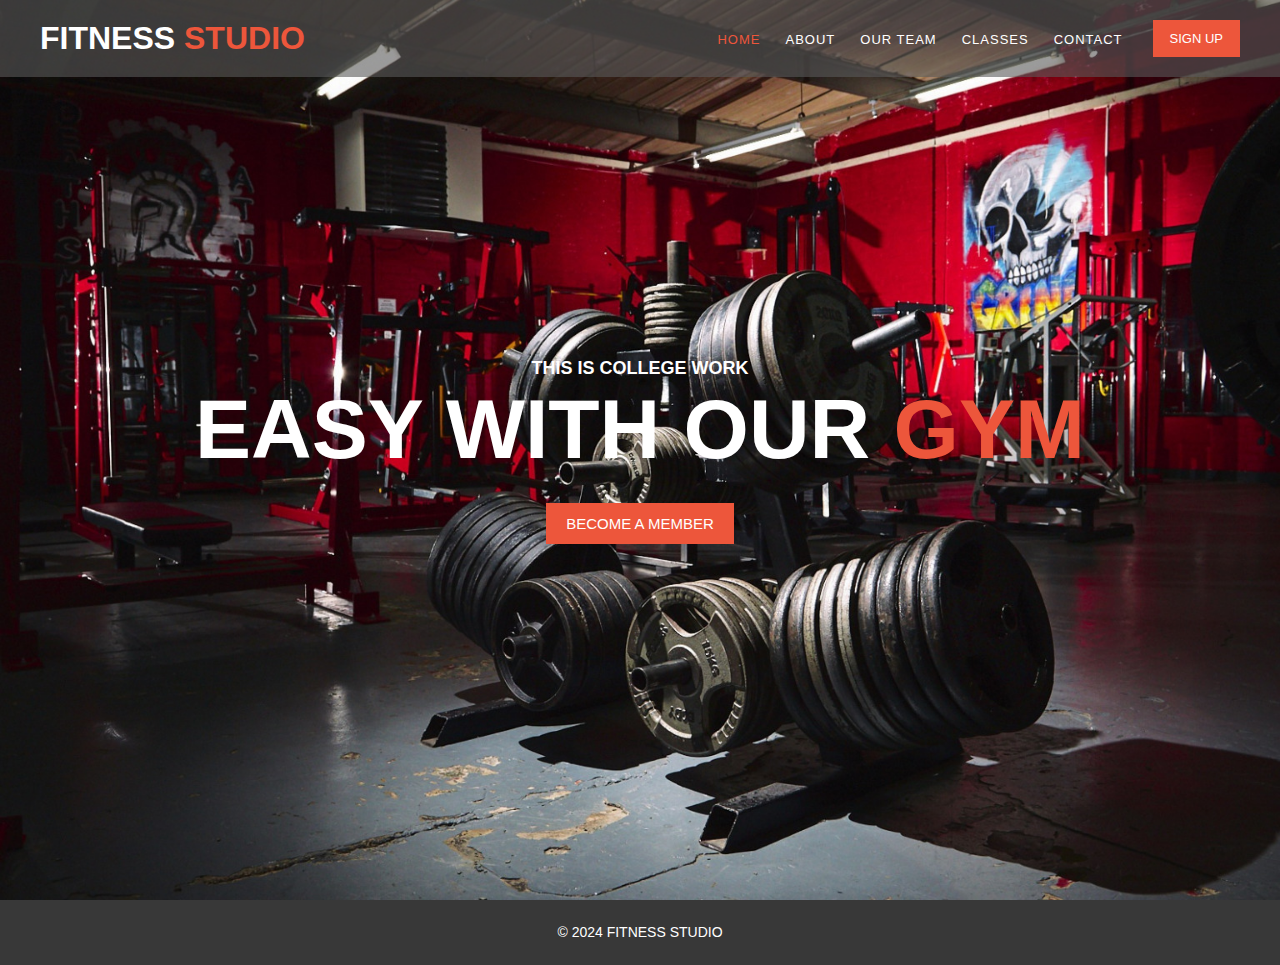
<file: index.html>
<!DOCTYPE html>
<html lang="en">
<head>
    <meta charset="UTF-8">
    <meta name="viewport" content="width=device-width, initial-scale=1.0">
    <link rel="stylesheet" href="css/reset.css">
    <link rel="stylesheet" href="css/style.css">
    <title>Gym</title>
</head>
<body>
    <header class="header">
        <a  class="header__logo" href="#">FITNESS <span>STUDIO</span></a>
        <nav class="menu">
            <ul class="menu__list">
                <li class="menu__list-item">
                    <a href="index.html" class="menu__list-link menu__list-link--active">HOME</a>
                </li>
                <li class="menu__list-item">
                    <a href="about.html" class="menu__list-link">ABOUT</a>
                </li>
                <li class="menu__list-item">
                    <a href="trainers.html" class="menu__list-link">OUR TEAM</a>
                </li>
                <li class="menu__list-item">
                    <a href="classes.html" class="menu__list-link">CLASSES</a>
                </li>
                <li class="menu__list-item">
                    <a href="contact.html" class="menu__list-link">CONTACT</a>
                </li>
            </ul>
            <a class="menu__list-btn" href="#">SIGN UP</a>
        </nav>
    </header>
    <section class="home">
        <section class="home__content">
            <p class="home__text">THIS IS COLLEGE WORK</p>
            <h1 class="home__title">EASY WITH OUR <span>GYM</span></h1>
            <a class="home__btn" href="#">BECOME A MEMBER</a>
        </section>
    </section>
    <footer class="footer">
        <p class="copyright"> &copy; 2024 FITNESS STUDIO</p>
    </footer>
</body>
</html>
</file>
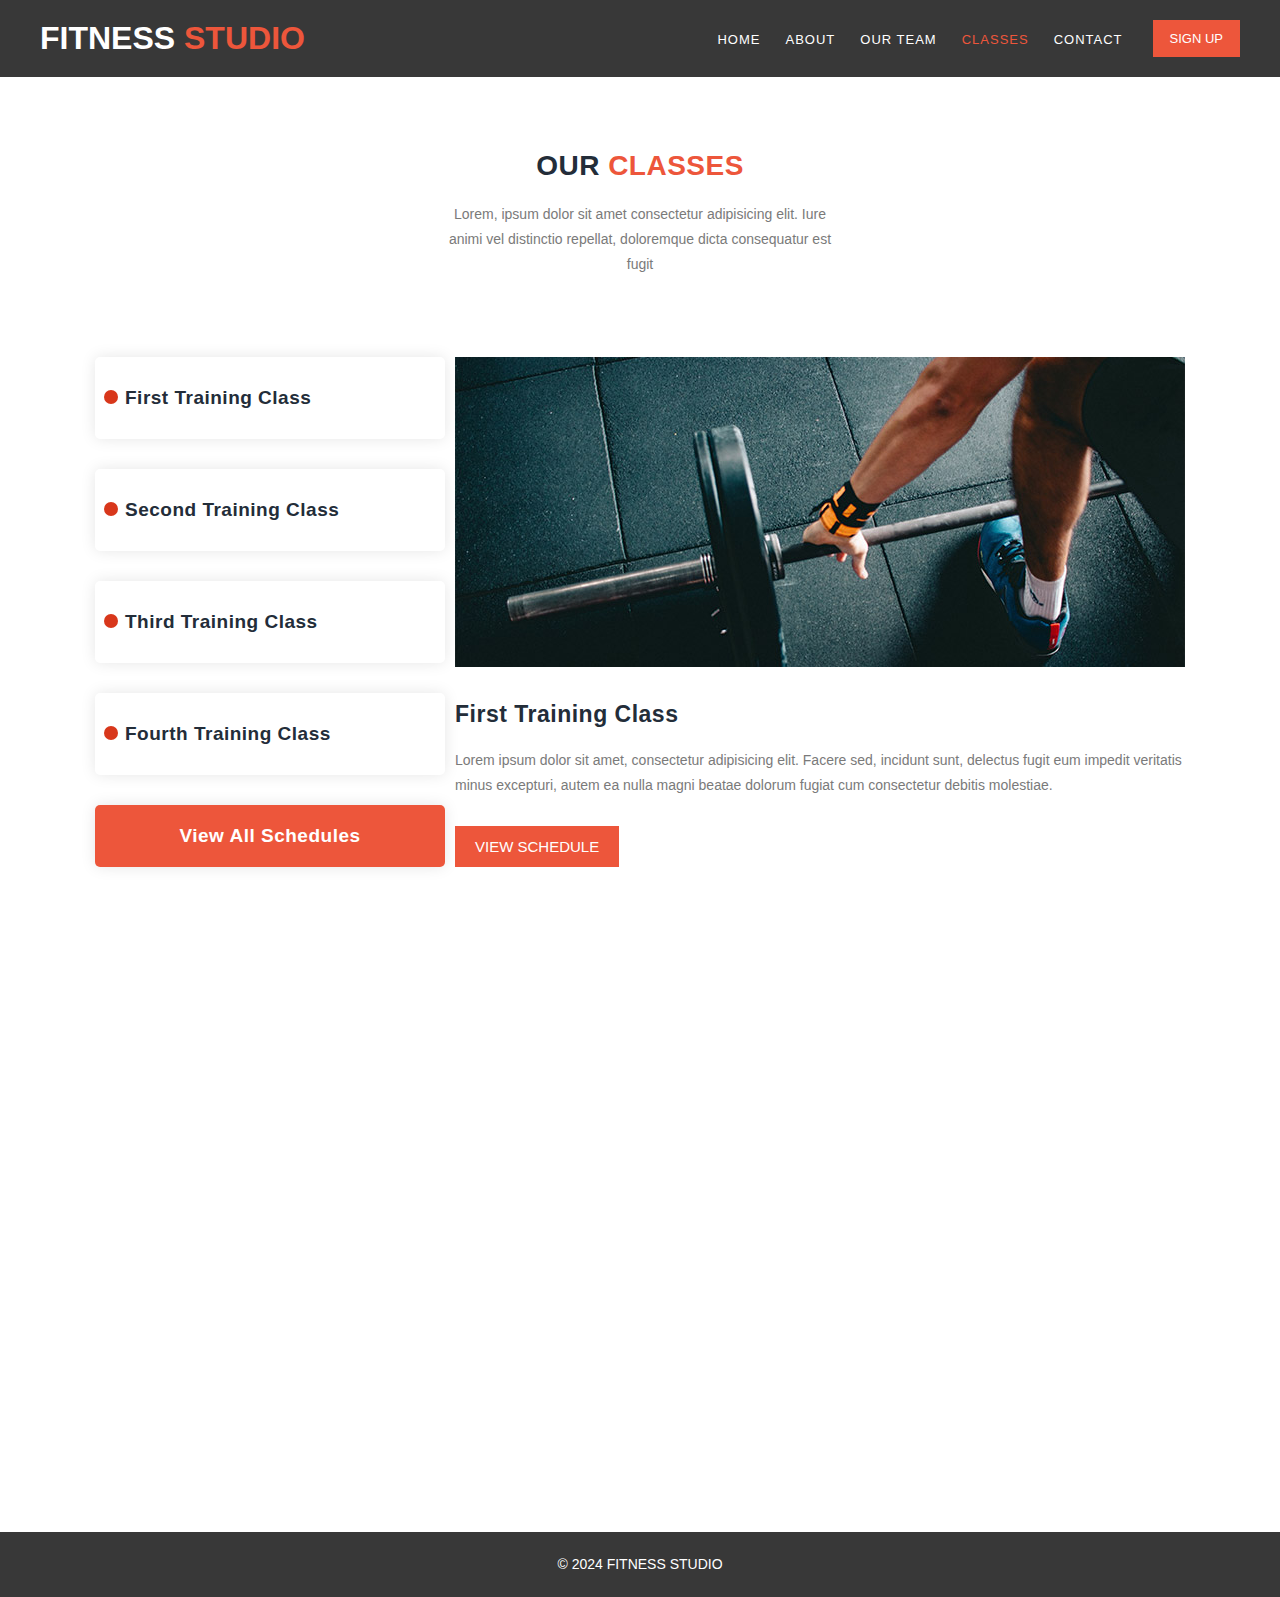
<file: classes.html>
<!DOCTYPE html>
<html lang="en">
<head>
    <meta charset="UTF-8">
    <meta name="viewport" content="width=device-width, initial-scale=1.0">
    <link rel="stylesheet" href="css/reset.css">
    <link rel="stylesheet" href="css/style.css">
    <title>Gym</title>
</head>
<body>
    <header class="header header--classes">
        <a  class="header__logo" href="#">FITNESS <span>STUDIO</span></a>
        <nav class="menu">
            <ul class="menu__list">
                <li class="menu__list-item">
                    <a href="index.html" class="menu__list-link">HOME</a>
                </li>
                <li class="menu__list-item">
                    <a href="about.html" class="menu__list-link">ABOUT</a>
                </li>
                <li class="menu__list-item">
                    <a href="trainers.html" class="menu__list-link">OUR TEAM</a>
                </li>
                <li class="menu__list-item">
                    <a href="classes.html" class="menu__list-link menu__list-link--active">CLASSES</a>
                </li>
                <li class="menu__list-item">
                    <a href="contact.html" class="menu__list-link">CONTACT</a>
                </li>
            </ul>
            <a class="menu__list-btn" href="#">SIGN UP</a>
        </nav>
    </header>
    <section class="classes" >
        <section class="classes__header">
            <h2 class="classes__header-title">OUR <span>CLASSES</span></h2>
            <p class="classes__header-text">Lorem, ipsum dolor sit amet consectetur adipisicing elit. Iure animi vel distinctio repellat, doloremque dicta consequatur est fugit</p>
        </section>
        <section class="classes__inner">
            <section class="classes__choose">   
                <button class="classes__choose-btn">First Training Class</button>
                <button class="classes__choose-btn">Second Training Class</button>
                <button class="classes__choose-btn">Third Training Class</button>
                <button class="classes__choose-btn">Fourth Training Class</button>
                <a  class="classes__choose-link" href="#">View All Schedules</a>
            </section>
            <section class="classes__content">
                <img class="classes__content-img" src="./img/stanovaya-tyaga.jpg" alt="">
                <h3 class="classes__content-title">First Training Class</h3>
                <p class="classes__content-text">Lorem ipsum dolor sit amet, consectetur adipisicing elit. Facere sed, incidunt sunt, delectus fugit eum impedit veritatis minus excepturi, autem ea nulla magni beatae dolorum fugiat cum consectetur debitis molestiae.</p>
                <button class="classes__content-btn">VIEW SCHEDULE</button>
            </section>
        </section>
        <iframe width="760" height="515" src="https://www.youtube.com/embed/4-zjQvTDnbw?controls=0&showinfo=0&modestbranding=1" frameborder="0" allowfullscreen></iframe>
    </section>
    <footer class="footer">
        <p class="copyright"> &copy; 2024 FITNESS STUDIO</p>
    </footer>
</body>
</html>
</file>
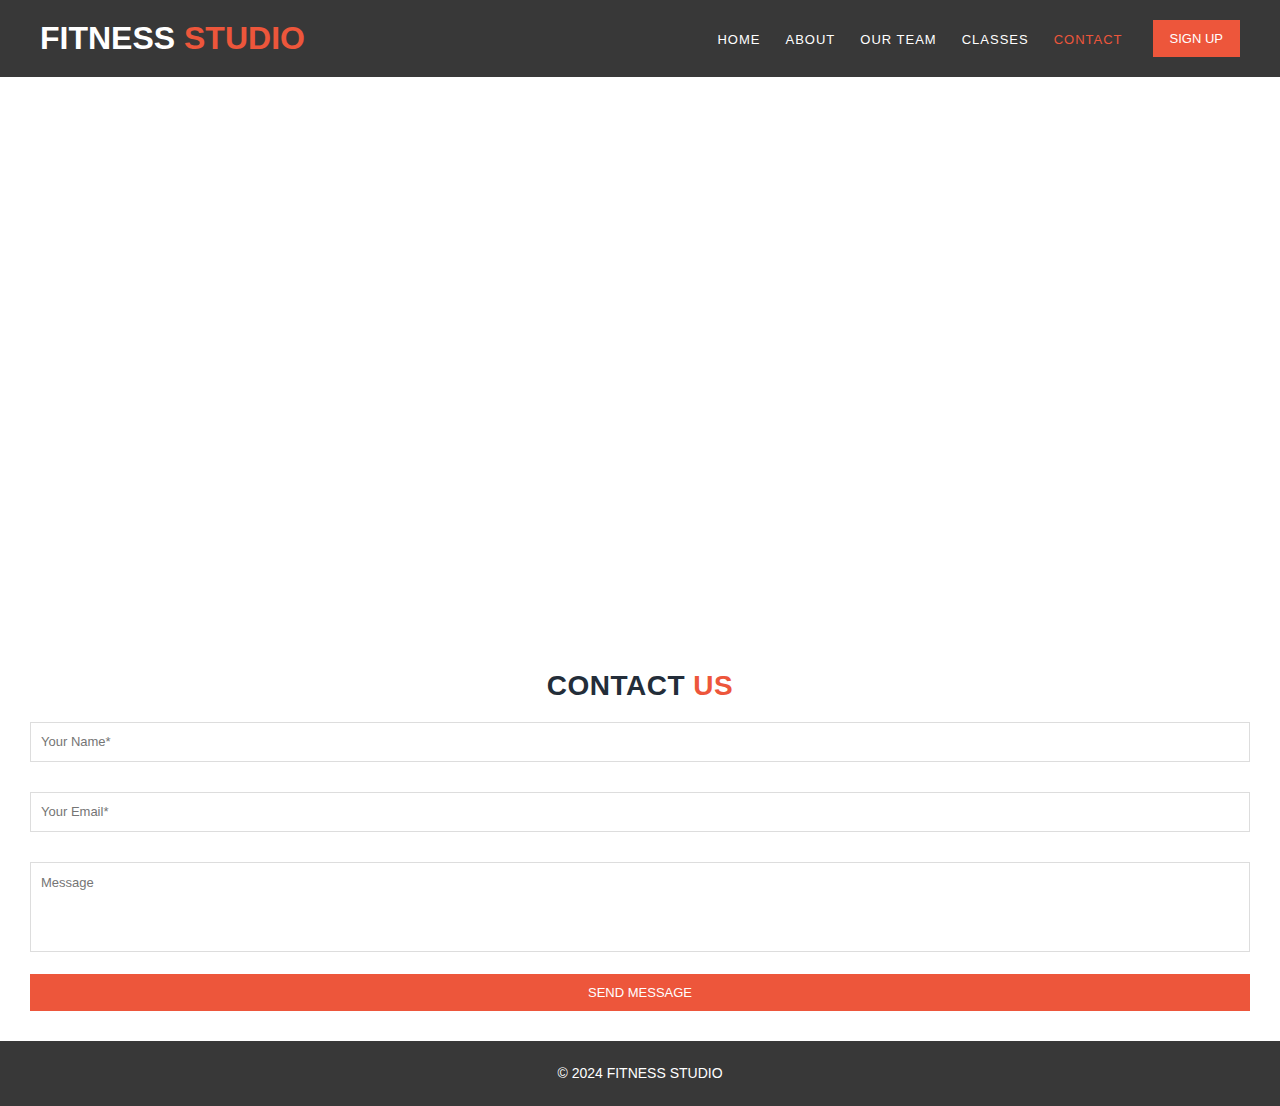
<file: contact.html>
<!DOCTYPE html>
<html lang="en">
<head>
    <meta charset="UTF-8">
    <meta name="viewport" content="width=device-width, initial-scale=1.0">
    <link rel="stylesheet" href="css/reset.css">
    <link rel="stylesheet" href="css/style.css">
    <title>Gym</title>
</head>
<body>
    <header class="header header--contact">
        <a  class="header__logo" href="#">FITNESS <span>STUDIO</span></a>
        <nav class="menu">
            <ul class="menu__list">
                <li class="menu__list-item">
                    <a href="index.html" class="menu__list-link">HOME</a>
                </li>
                <li class="menu__list-item">
                    <a href="about.html" class="menu__list-link">ABOUT</a>
                </li>
                <li class="menu__list-item">
                    <a href="trainers.html" class="menu__list-link">OUR TEAM</a>
                </li>
                <li class="menu__list-item">
                    <a href="classes.html" class="menu__list-link">CLASSES</a>
                </li>
                <li class="menu__list-item">
                    <a href="contact.html" class="menu__list-link  menu__list-link--active">CONTACT</a>
                </li>
            </ul>
            <a class="menu__list-btn" href="#">SIGN UP</a>
        </nav>
    </header>
    <section class="contact">
        <iframe class="contact__map" src="https://www.google.com/maps/embed?pb=!1m18!1m12!1m3!1d2329.4284402072026!2d-8.463411772557098!3d54.27868807257429!2m3!1f0!2f0!3f0!3m2!1i1024!2i768!4f13.1!3m3!1m2!1s0x485ee84ef3fb4b37%3A0xc76b5b21d985fb79!2sAtlantic%20Technological%20University%20Sligo!5e0!3m2!1sen!2sie!4v1712435863846!5m2!1sen!2sie" width="100%" height="555" style="border:0;" allowfullscreen="" loading="lazy" referrerpolicy="no-referrer-when-downgrade"></iframe>
        <form class="contact__form">
            <h2 class="contact__form-title">CONTACT <span>US</span></h2>
            <input class="contact__form-name" type="text" required placeholder="Your Name*">
            <input class="contact__form-mail" type="text" required placeholder="Your Email*">
            <textarea class="contact__form-text" required rows="6" placeholder="Message"></textarea>
            <button class="contact__form-btn">SEND MESSAGE</button>
        </form>
    </section>
    <footer class="footer">
        <p class="copyright"> &copy; 2024 FITNESS STUDIO</p>
    </footer>
</body>
</html>
</file>
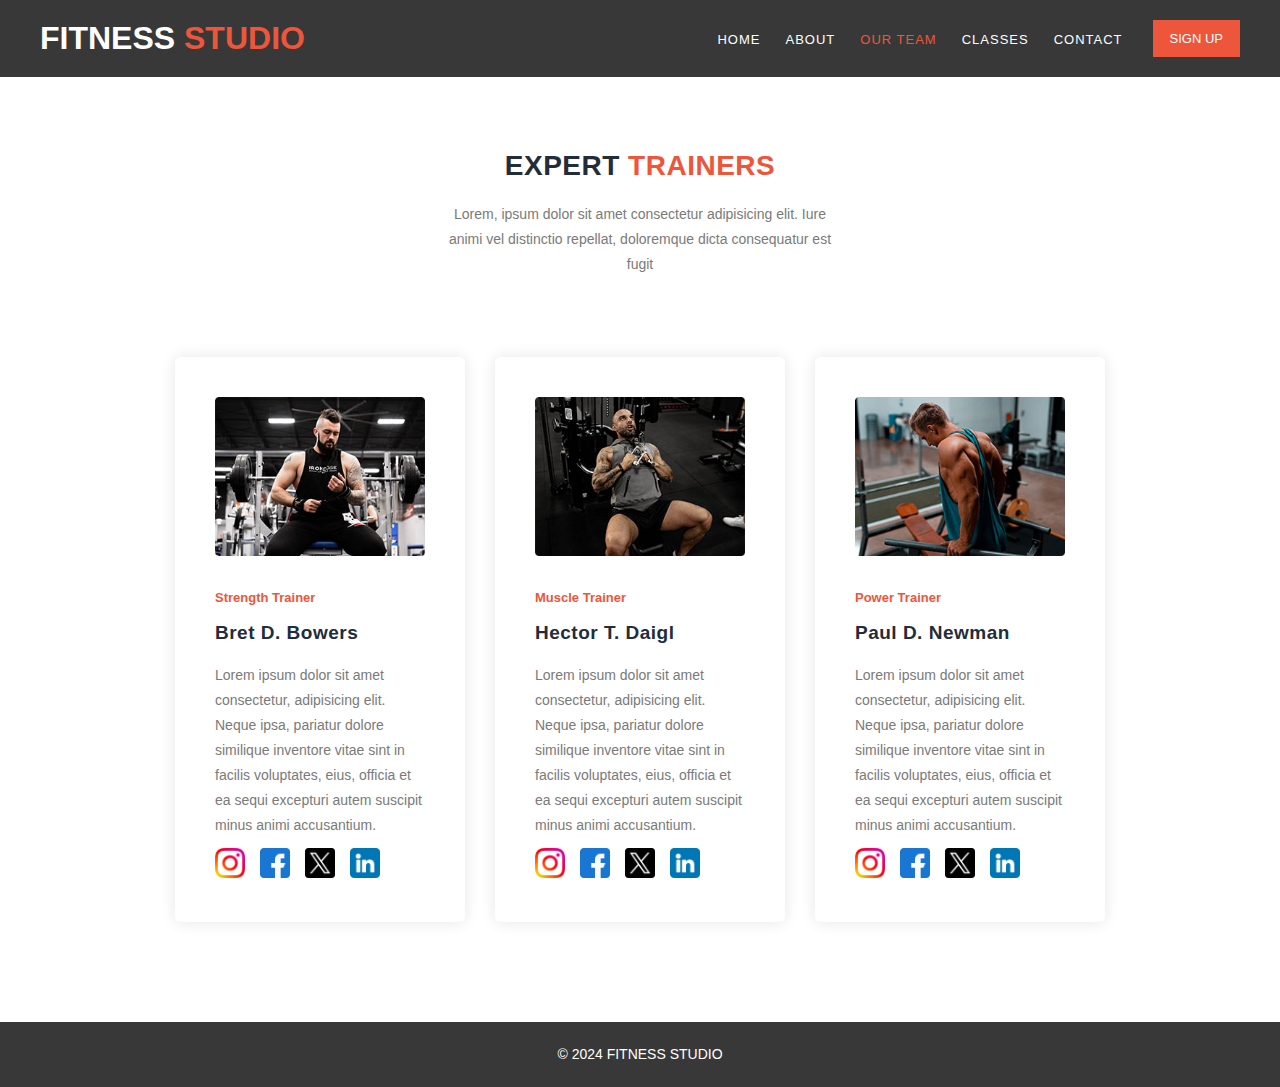
<file: trainers.html>
<!DOCTYPE html>
<html lang="en">
<head>
    <meta charset="UTF-8">
    <meta name="viewport" content="width=device-width, initial-scale=1.0">
    <link rel="stylesheet" href="css/reset.css">
    <link rel="stylesheet" href="css/style.css">
    <title>Gym</title>
</head>
<body>
    <header class="header header--about header--trainers">
        <a  class="header__logo" href="#">FITNESS <span>STUDIO</span></a>
        <nav class="menu">
            <ul class="menu__list">
                <li class="menu__list-item">
                    <a href="index.html" class="menu__list-link">HOME</a>
                </li>
                <li class="menu__list-item">
                    <a href="about.html" class="menu__list-link">ABOUT</a>
                </li>
                <li class="menu__list-item">
                    <a href="trainers.html" class="menu__list-link menu__list-link--active">OUR TEAM</a>
                </li>
                <li class="menu__list-item">
                    <a href="classes.html" class="menu__list-link">CLASSES</a>
                </li>
                <li class="menu__list-item">
                    <a href="contact.html" class="menu__list-link">CONTACT</a>
                </li>
            </ul>
            <a class="menu__list-btn" href="#">SIGN UP</a>
        </nav>
    </header>
    <section class="trainers">
        <section class="trainers__header">
            <h2 class="trainers__header-title">EXPERT <span>TRAINERS</span></h2>
            <p class="trainers__header-text">Lorem, ipsum dolor sit amet consectetur adipisicing elit. Iure animi vel distinctio repellat, doloremque dicta consequatur est fugit</p>
        </section>
        <section class="trainers__items">
            <section class="trainers__item">
                <img src="./img/bret.jpg" alt="" class="trainers__item-img">
                <p class="trainers__item-type">Strength Trainer</p>
                <p class="trainers__item-name">Bret D. Bowers</p>
                <p class="trainers__item-text">Lorem ipsum dolor sit amet consectetur, adipisicing elit. Neque ipsa, pariatur dolore similique inventore vitae sint in facilis voluptates, eius, officia et ea sequi excepturi autem suscipit minus animi accusantium.</p>
                <ul class="trainers__item-list">
                    <li class="trainers__item-list--item">
                        <a class="trainers__item-list--link" href="#">
                            <img class="trainers__item-list--img" src="./img/instagram.png" alt="Instagram">
                        </a>
                    </li>
                    <li class="trainers__item-list--item">
                        <a class="trainers__item-list--link" href="#">
                            <img class="trainers__item-list--img" src="./img/facebook.png" alt="Facebook">
                        </a>
                    </li>
                    <li class="trainers__item-list--item">
                        <a class="trainers__item-list--link" href="#">
                            <img class="trainers__item-list--img" src="./img/twitter.png" alt="Twitter">
                        </a>
                    </li>
                    <li class="trainers__item-list--item">
                        <a class="trainers__item-list--link" href="#">
                            <img class="trainers__item-list--img" src="./img/linkedin.png" alt="Linkedin">
                        </a>
                    </li>
                </ul>
            </section>
            <section class="trainers__item">
                <img src="./img/hector.jpg" alt="" class="trainers__item-img">
                <p class="trainers__item-type">Muscle Trainer</p>
                <p class="trainers__item-name">Hector T. Daigl</p>
                <p class="trainers__item-text">Lorem ipsum dolor sit amet consectetur, adipisicing elit. Neque ipsa, pariatur dolore similique inventore vitae sint in facilis voluptates, eius, officia et ea sequi excepturi autem suscipit minus animi accusantium.</p>
                <ul class="trainers__item-list">
                    <li class="trainers__item-list--item">
                        <a class="trainers__item-list--link" href="#">
                            <img class="trainers__item-list--img" src="./img/instagram.png" alt="Instagram">
                        </a>
                    </li>
                    <li class="trainers__item-list--item">
                        <a class="trainers__item-list--link" href="#">
                            <img class="trainers__item-list--img" src="./img/facebook.png" alt="Facebook">
                        </a>
                    </li>
                    <li class="trainers__item-list--item">
                        <a class="trainers__item-list--link" href="#">
                            <img class="trainers__item-list--img" src="./img/twitter.png" alt="Twitter">
                        </a>
                    </li>
                    <li class="trainers__item-list--item">
                        <a class="trainers__item-list--link" href="#">
                            <img class="trainers__item-list--img" src="./img/linkedin.png" alt="Linkedin">
                        </a>
                    </li>
                </ul>
            </section>
            <section class="trainers__item">
                <img src="./img/paul.jpg" alt="" class="trainers__item-img">
                <p class="trainers__item-type">Power Trainer</p>
                <p class="trainers__item-name">Paul D. Newman</p>
                <p class="trainers__item-text">Lorem ipsum dolor sit amet consectetur, adipisicing elit. Neque ipsa, pariatur dolore similique inventore vitae sint in facilis voluptates, eius, officia et ea sequi excepturi autem suscipit minus animi accusantium.</p>
                <ul class="trainers__item-list">
                    <li class="trainers__item-list--item">
                        <a class="trainers__item-list--link" href="#">
                            <img class="trainers__item-list--img" src="./img/instagram.png" alt="Instagram">
                        </a>
                    </li>
                    <li class="trainers__item-list--item">
                        <a class="trainers__item-list--link" href="#">
                            <img class="trainers__item-list--img" src="./img/facebook.png" alt="Facebook">
                        </a>
                    </li>
                    <li class="trainers__item-list--item">
                        <a class="trainers__item-list--link" href="#">
                            <img class="trainers__item-list--img" src="./img/twitter.png" alt="Twitter">
                        </a>
                    </li>
                    <li class="trainers__item-list--item">
                        <a class="trainers__item-list--link" href="#">
                            <img class="trainers__item-list--img" src="./img/linkedin.png" alt="Linkedin">
                        </a>
                    </li>
                </ul>
            </section>
        </section>
    </section>
    <footer class="footer">
        <p class="copyright"> &copy; 2024 FITNESS STUDIO</p>
    </footer>
</body>
</html>
</file>
<file: css/style.css>
/* color: #ed563b; */
/* color: #232d39; */
/* color: #7a7a7a; */

.header {
    display: flex;
    align-items: center;
    justify-content: space-between;
    background: rgba(90, 90, 90, 0.6);
    padding: 20px 40px;
    position: absolute;
    left: 0;
    top: 0;
    width: 100%;
}

.header--about,
.header--trainers,
.header--classes,
.header--contact{
    background: rgb(56, 56, 56);
}
.header__logo {
    color: #fff;
    font-size: 32px;
    font-weight: 800;
    text-transform: uppercase;
}
.menu {
    display: flex;
    align-items: center;
    column-gap: 30px;
}
.menu__list {
    display: flex;
    align-items: center;
    column-gap: 25px;
}

.menu__list-link {
    font-weight: 500;
    font-size: 13px;
    color: #fff;
    letter-spacing: 1px;
    transition: all .3s ease 0s;
}

.menu__list-link:hover{
    color: #ed563b;
}

.menu__list-link--active{
    color: #ed563b;
}
.menu__list-btn {
    display: inline-block;
    font-size: 13px;
    padding: 11px 17px;
    background-color: #ed563b;
    color: #fff;
    transition: all .3s;
}

.menu__list-btn:hover{
    background-color: #db4126;
}

.home {
    height: 100vh;
    display: flex;
    align-items: center;
    justify-content: center;
    background-image: url('../img/gym.jpg');
    background-position: center;
    background-size: cover;
    background-repeat: no-repeat;
    
}

.home__content{
    text-align: center;
}
.home__text {
    font-size: 18px;
    text-transform: uppercase;
    font-weight: 800;
    color: #ffffff;
}
.home__title {
 
    margin-bottom: 25px;
    font-size: 84px;
    text-transform: uppercase;
    font-weight: 800;
    color: #fff;
}
.home__btn {
    display: inline-block;
    font-size: 15px;
    padding: 12px 20px;
    background-color: #ed563b;
    color: #fff;
    transition: all .3s;
}

.home__btn:hover{
    background-color: #db4126;
}

.about {
    display: flex;
    flex-direction: column;
    justify-content: space-between;
    align-items: center;
    padding: 100px;
    padding-top: 150px;
    background-color: #fff;
    min-height: 100vh;
}
.about__header {
    text-align: center;
}
.about__header-title {
    font-size: 28px;
    font-weight: 800;
    color: #232d39;
    text-transform: uppercase;
    letter-spacing: 0.5px;
    margin-bottom: 20px;
}
.about__header-text {
    font-size: 14px;
    line-height: 25px;
    color: #7a7a7a;
    max-width: 400px;
}
.about__items {
    margin-top: 70px;
    display: flex;
    align-items: center;
    flex-wrap: wrap;
    justify-content: center;
    row-gap: 20px;
    column-gap: 20px;
}
.about__item {
    padding: 10px;
    max-width: 450px;
    background: rgba(90, 90, 90, 0.1);
    border-radius: 8px;
    padding: 50px;
    transition: all .3s ease 0s;
}

.about__item:hover{
    transform: translateY(-5px);
    box-shadow: 0 0 15px rgba(0, 0, 0, 0.1);
}
.about__item-title {
    margin-bottom: 7px;
    letter-spacing: 0.25px;
    color: #232d39;
    font-size: 19px;
    font-weight: 600;
}
.about__item-text {
    font-size: 14px;
    line-height: 25px;
    color: #7a7a7a;
}
.about__item-link {
    margin-top: 7px;
    display: inline-block;
    font-size: 13px;
    text-transform: uppercase;
    color: #ed563b;
    font-weight: 500;
    border-bottom: 1px solid rgba(0, 0, 0, 0);
    transition: all .3s ease 0s;
}

.about__item-link:hover{
    color: #d8371b;
    border-color: #d8371b;
}

.trainers{
    display: flex;
    flex-direction: column;
    justify-content: space-between;
    align-items: center;
    padding: 100px;
    padding-top: 150px;
    background-color: #fff;
    min-height: 100vh;
}

.trainers__header {
    text-align: center;
    margin-bottom: 80px;
}
.trainers__header-title {
    font-size: 28px;
    font-weight: 800;
    color: #232d39;
    text-transform: uppercase;
    letter-spacing: 0.5px;
    margin-bottom: 20px;
}
.trainers__header-text {
    font-size: 14px;
    line-height: 25px;
    color: #7a7a7a;
    max-width: 400px;
}

.trainers__items {
    display: flex;
    align-items: center;
    justify-content: space-around;
    column-gap: 30px;
}
.trainers__item {
    background-color: #fff;
    border-radius: 5px;
    box-shadow: 0px 0px 15px rgba(0,0,0,0.1);
    padding: 40px;
}
.trainers__item-img {
    width: 210px;
}
.trainers__item-type {
    font-size: 13px;
    font-weight: 700;
    color: #ed563b;
    margin-top: 25px;
    margin-bottom: 10px;
}
.trainers__item-name {
    font-size: 19px;
    font-weight: 600;
    color: #232d39;
    letter-spacing: 0.5px;
    margin-bottom: 18px;
}
.trainers__item-text {
    max-width: 210px;
    font-size: 14px;
    line-height: 25px;
    color: #7a7a7a;
    font-weight: 400;
}

.classes {
    display: flex;
    flex-direction: column;
    justify-content: space-between;
    align-items: center;
    padding: 100px;
    padding-top: 150px;
    background-color: #fff;
    min-height: 100vh;
}
.classes__header {
    text-align: center;
    margin-bottom: 80px;
}
.classes__header-title {
    font-size: 28px;
    font-weight: 800;
    color: #232d39;
    text-transform: uppercase;
    letter-spacing: 0.5px;
    margin-bottom: 20px;
}
.classes__header-text {
    font-size: 14px;
    line-height: 25px;
    color: #7a7a7a;
    max-width: 400px;
}
.classes__inner {
    display: flex;
    margin-bottom: 50px;
    justify-content: space-between;
}

.classes__choose-btn {
    position: relative;
    padding: 30px 30px;
    display: inline-block;
    background-color: #fff;
    box-shadow: 0px 0px 15px rgba(0,0,0,0.1);
    border-radius: 5px;
    font-size: 19px;
    color: #232d39;
    letter-spacing: 0.5px;
    font-weight: 600;
    transition: all 0.3s;
    text-align: left;
    width: 350px;    
    cursor: pointer;
    margin-bottom: 30px;
    margin-right: 10px;
}

.classes__choose-btn::before{
    content: '';
    position: absolute;
    left: 9px;
    top: 33px;
    padding: 7px;
    border-radius: 50%;
    background-color: #d8371b;
}

.classes__choose-link {
    display: block;
    text-align: center;
    padding: 20px 30px;
    width: 350px;
    border-radius: 5px;
    box-shadow: 0px 0px 15px rgba(0,0,0,0.1);
    color: #fff;
    font-size: 19px;
    letter-spacing: 0.5px;
    font-weight: 600;
    background-color: #ed563b;
    transition: all .3s;
}

.classes__content-title {
    font-size: 23px;
    font-weight: 700;
    color: #232d39;
    letter-spacing: 0.5px;
    margin-bottom: 20px;
    margin-top: 30px;
}
.classes__content-text {
    font-size: 14px;
    color: #7a7a7a;
    margin-bottom: 28px;
}
.classes__content-btn {
    display: inline-block;
    font-size: 15px;
    padding: 12px 20px;
    background-color: #ed563b;
    color: #fff;
    text-align: center;
    font-weight: 400;
    text-transform: uppercase;
    transition: all .3s;
    cursor: pointer;
}

.classes__choose-link:hover{
    background-color: #db4126;
}

.classes__content-btn:hover{
    background-color: #db4126;
}

.contact {
    display: flex;
    align-items: center;
    flex-direction: column;
    padding-top: 85px;
    background-color: #fff;
    min-height: 100vh;
    row-gap: 20px;
}


.contact__map{
    width: 100%;
}

.contact__form {
    width: 100%;
}

.contact__form {
    background-color: #fff;
    width: 100%;
    padding: 30px;
    border-radius: 5px;
    display: flex;
    flex-direction: column;
    margin: 0 auto;
    padding-top: 10px;
}

.contact__form-title{
    text-align: center;
    font-size: 28px;
    font-weight: 800;
    color: #232d39;
    text-transform: uppercase;
    letter-spacing: 0.5px;
    margin-bottom: 20px;
}
.contact__form-name {
    color: #7a7a7a;
    font-size: 13px;
    border: 1px solid #ddd;
    background-color: #fff;
    width: 100%;
    height: 40px;
    outline: none;
    line-height: 40px;
    padding: 0px 10px;
    -webkit-appearance: none;
    -moz-appearance: none;
    appearance: none;
    margin-bottom: 30px;
}
.contact__form-mail {
    color: #7a7a7a;
    font-size: 13px;
    border: 1px solid #ddd;
    background-color: #fff;
    width: 100%;
    height: 40px;
    outline: none;
    line-height: 40px;
    padding: 0px 10px;
    -webkit-appearance: none;
    -moz-appearance: none;
    appearance: none;
    margin-bottom: 30px;
}
.contact__form-text {
    color: #7a7a7a;
    font-size: 13px;
    border: 1px solid #ddd;
    background-color: #fff;
    width: 100%;
    height: 90px;
    outline: none;
    line-height: 40px;
    padding: 0px 10px;
    margin-bottom: 30px;
    resize: none;
}
.contact__form-btn {
    display: inline-block;
    font-size: 13px;
    padding: 11px 17px;
    background-color: #ed563b;
    color: #fff;
    text-align: center;
    font-weight: 400;
    text-transform: uppercase;
    transition: all .3s;
    border: none;
    outline: none;
    margin-top: -8px;
    cursor: pointer;
}

.trainers__item-list {
    margin-top: 10px;
    display: flex;
    align-items: center;
    column-gap: 15px;
}

.trainers__item-list--img {
    width: 30px;
    height: 30px;
    object-fit: cover;
}

.footer{
    background: rgb(56, 56, 56);
    padding: 20px 40px;
    text-align: center;
    font-weight: 500;
    font-size: 16px;
    color: #fff;
}

.row {
    display: flex;
    flex-wrap: wrap;
    flex-direction: column;

}

.section-heading {
    text-align: center;
    margin-top: 140px;
    margin-bottom: 80px;
}

.section-heading h2 {
    font-size: 28px;
    font-weight: 800;
    color: #232d39;
    text-transform: uppercase;
    letter-spacing: 0.5px;
    margin-top: 0px;
    margin-bottom: 0px;
    color: #fff;
}

.section-heading h2 em {
    font-style: normal;
    color: #ed563b;
}

p {
    font-size: 14px;
    line-height: 25px;
    color: #fff
}

#schedule .filters {
    margin-bottom: 40px;
}

#schedule .filters ul {
    display: flex;
    align-items: center;
    justify-content: center;
    padding: 0;
    text-align: center;
}

#schedule .filters ul li {
    list-style: none;
    display: inline;
    cursor: pointer;
    position: relative;
    margin-right: 10px;
    font-size: 20px;
    font-weight: 500;
    color: #fff;
    text-transform: capitalize;
}

#schedule .filters ul li:first-child{
    color: #ed563b;
}

#schedule .filters ul li:after {
    content: "/";
    margin-left: 10px;
    color: #fff;
}

#schedule .filters ul li:last-child::after {
    display: none;
}

#schedule table {
    width: 100%;
    text-align: center;
    border: 1px solid #fff;
}

table {
    border-collapse: collapse;
}

#schedule table tbody {
    border-top: 1px solid #fff;
}

#schedule table tbody tr {
    border-bottom: 1px solid #fff;
}

#schedule table tbody tr td {
    border-right: 1px solid #fff;
    height: 100px;
}

#schedule table tr td {
    color: #fff;
    font-size: 13px;
    text-transform: capitalize;
    font-weight: 500;
    letter-spacing: 0.25px;
}

.container{
    max-width: 1000px;
    margin: 0 auto;
    margin-bottom: 100px;
}
</file>
